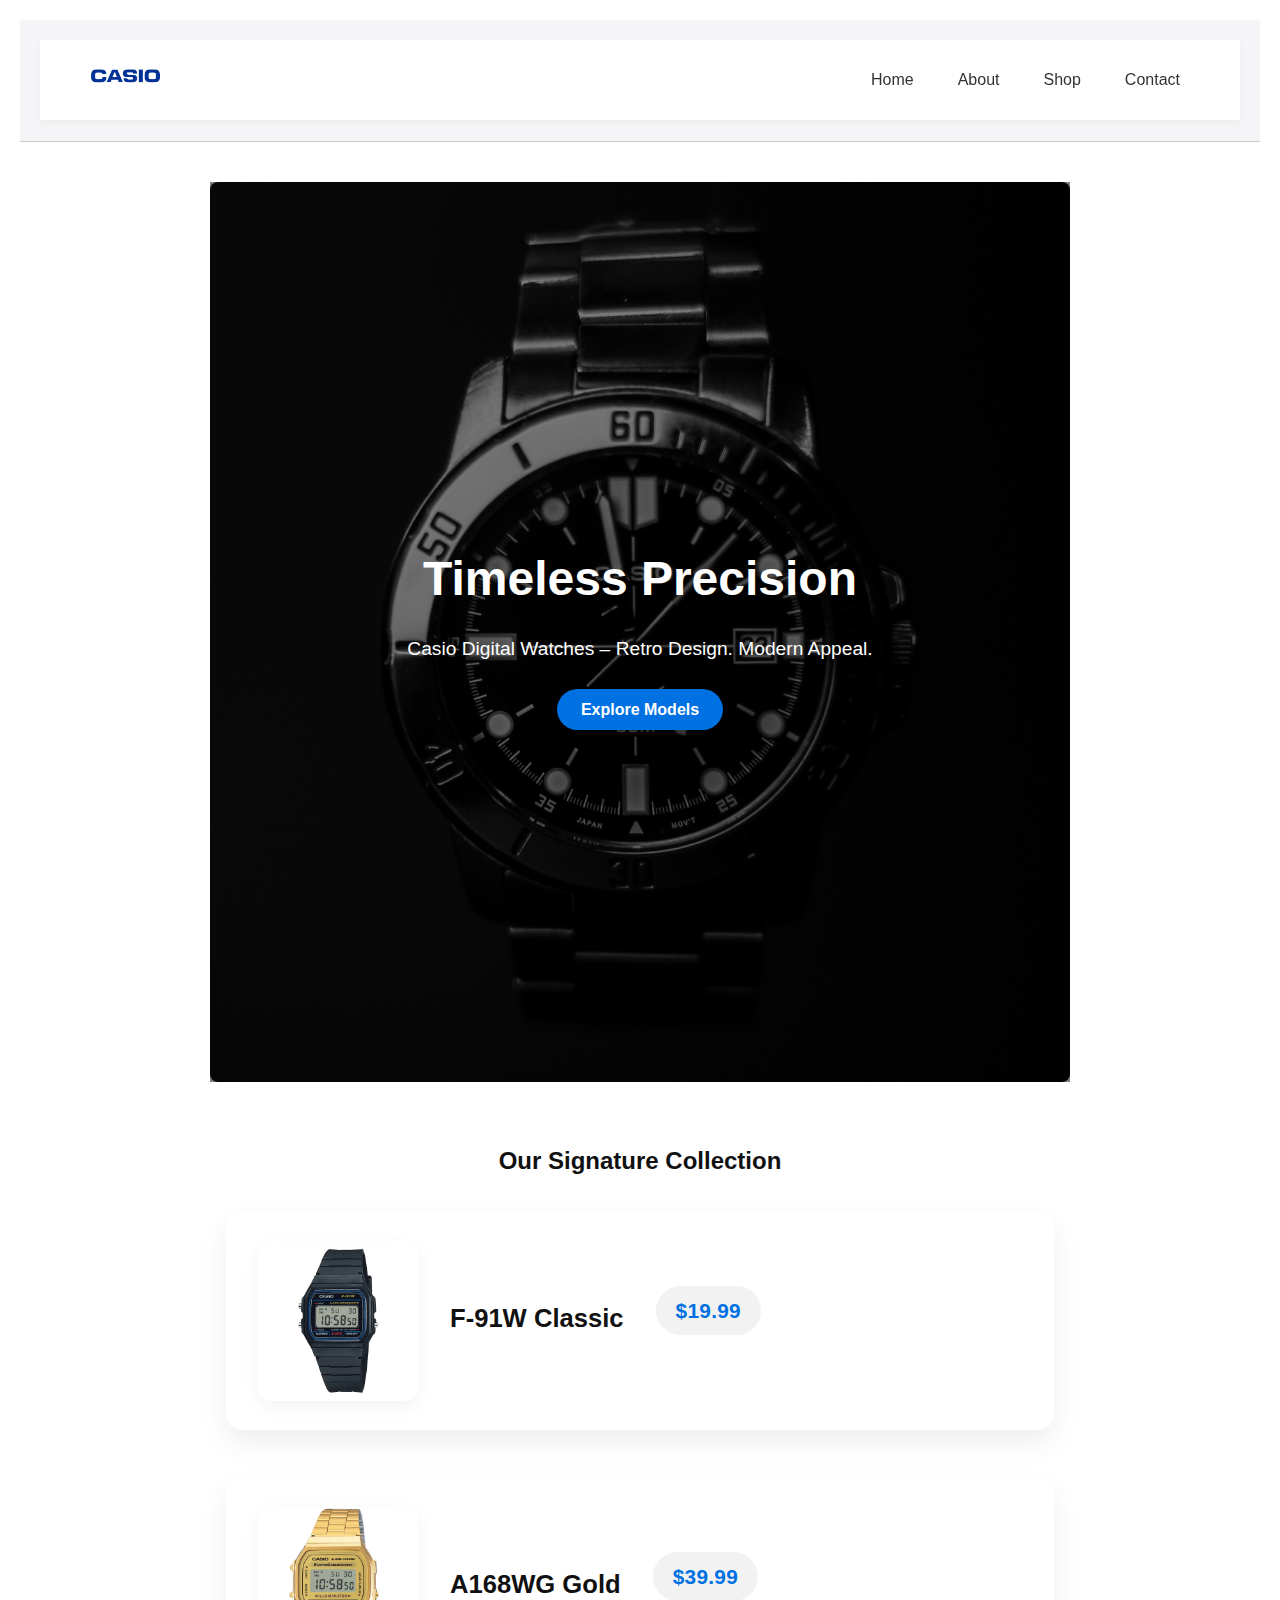
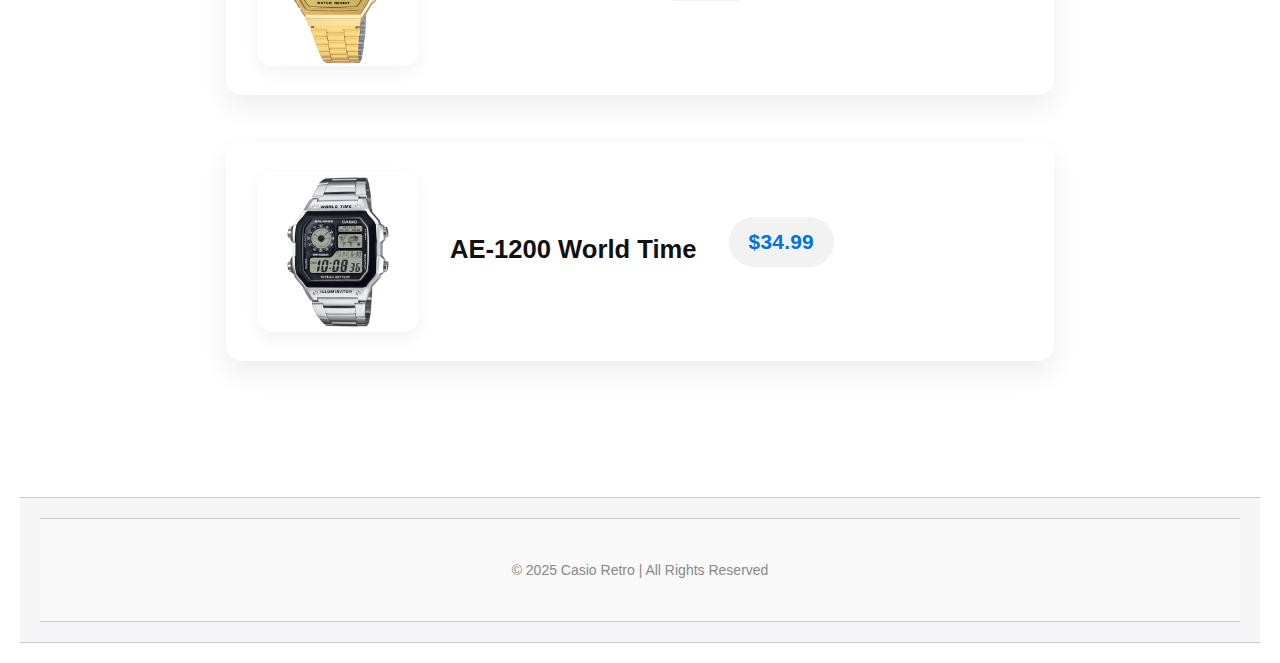
<file: Project/index.html>
<!-- index.html -->
<!DOCTYPE html>
<html lang="en">
<head>
    <meta charset="UTF-8">
    <meta name="viewport" content="width=device-width, initial-scale=1">
    <meta name="description" content="Casio">
    <meta name="robots" content="noindex, nofollow">
    <title>Casio Digital Watches</title>
    <link rel="stylesheet" href="css/style.css">
    <script src="js/header-footer.js" defer></script>
</head>
<body>
<header id="site-header"></header>

<main>
    <!-- I use hero for the first stuff which is the poster with text-->
    <section class="hero">
        <img src="./images/poster1.jpg" alt="Casio Watch Poster" class="hero-poster" />
        <div class="hero-content">
            <h1>Timeless Precision</h1>
            <p>Casio Digital Watches – Retro Design. Modern Appeal.</p>
            <a href="shop.html" class="btn">Explore Models</a>
        </div>
    </section>

    <!-- I use class to easy to in CSS-->
    <section class="featured-products">
        <h2>Our Signature Collection</h2>
        <div class="product-grid">

            <a href="product1.html" class="product-card">
                <img src="./images/f91w.jpg" alt="Casio F-91W" />
                <h3>F-91W Classic</h3>
                <p class="price">$19.99</p>
            </a>

            <a href="product2.html" class="product-card">
                <img src="./images/a168wg.jpg" alt="Casio A168WG" />
                <h3>A168WG Gold</h3>
                <p class="price">$39.99</p>
            </a>

            <a href="product3.html" class="product-card">
                <img src="./images/ae1200.jpg" alt="Casio AE-1200" />
                <h3>AE-1200 World Time</h3>
                <p class="price">$34.99</p>
            </a>
        </div>
    </section>

</main>
<!-- i use id in footer for do it in JS-->
<footer id="site-footer"></footer>
</body>
</html>
</file>
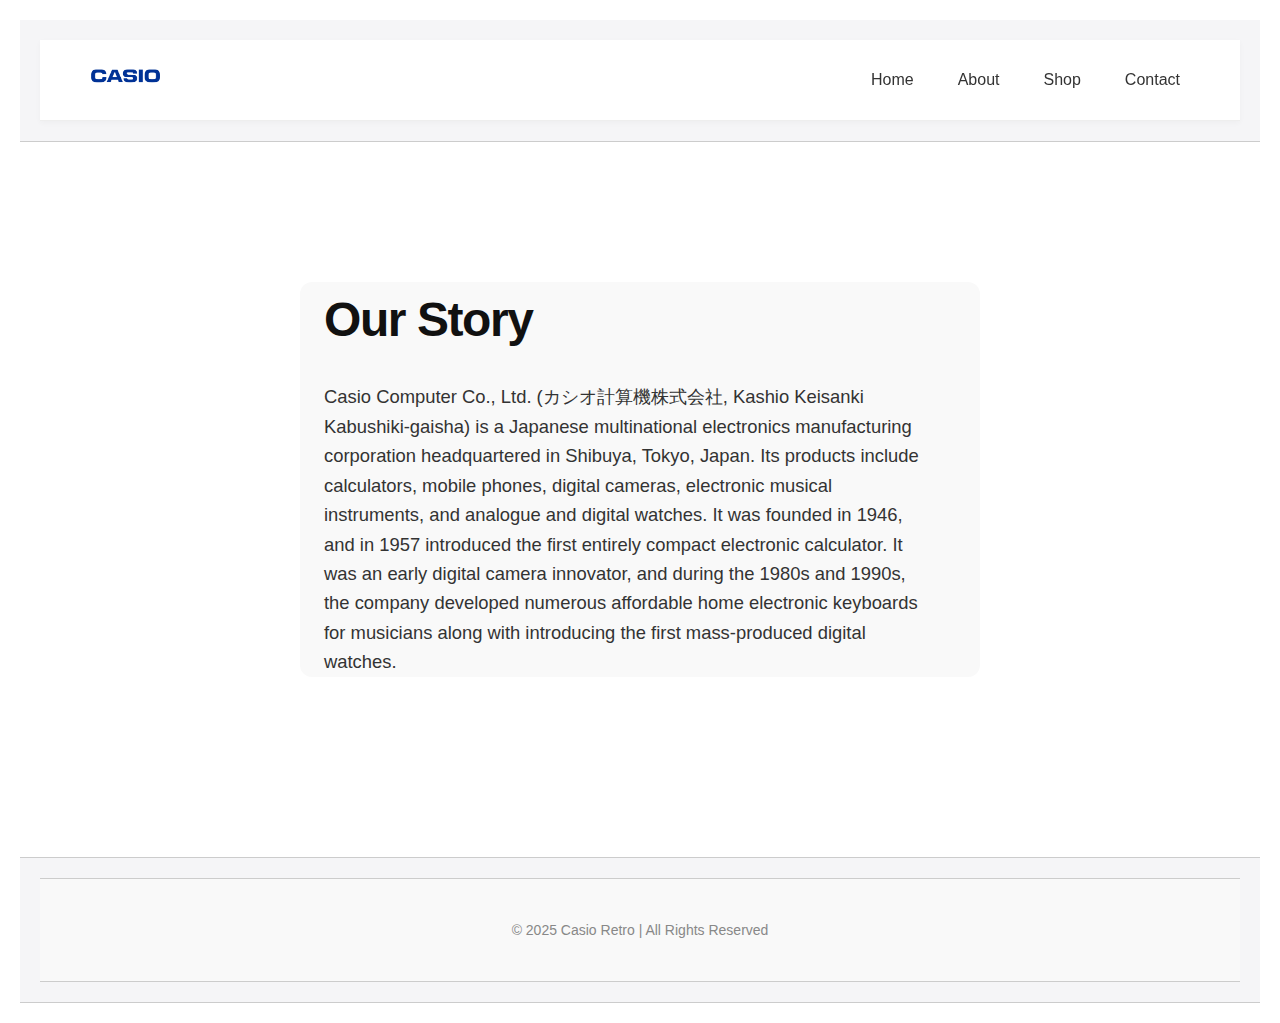
<file: Project/about.html>
<!DOCTYPE html>
<html lang="en">
<head>
    <meta charset="UTF-8">
    <meta name="viewport" content="width=device-width, initial-scale=1">
    <meta name="description" content="About Casio and its history.">
    <meta name="robots" content="noindex, nofollow">
    <title>About Casio</title>
    <link rel="stylesheet" href="css/style.css">
    <script src="js/header-footer.js" defer></script>
</head>
<body>

<!-- Global Header -->
<header id="site-header"></header>

<!-- Main Content -->
<main>
    <section class="about-content" aria-label="About Casio">
        <h1>Our Story</h1>
        <!-- i copy the text from Wikipidia-->
        <p>
            Casio Computer Co., Ltd. (カシオ計算機株式会社, Kashio Keisanki Kabushiki-gaisha) is a Japanese multinational electronics manufacturing corporation headquartered in Shibuya, Tokyo, Japan. Its products include calculators, mobile phones, digital cameras, electronic musical instruments, and analogue and digital watches. It was founded in 1946, and in 1957 introduced the first entirely compact electronic calculator. It was an early digital camera innovator, and during the 1980s and 1990s, the company developed numerous affordable home electronic keyboards for musicians along with introducing the first mass-produced digital watches.
        </p>
    </section>
</main>

<!-- Global Footer -->
<footer id="site-footer"></footer>

</body>
</html>
</file>
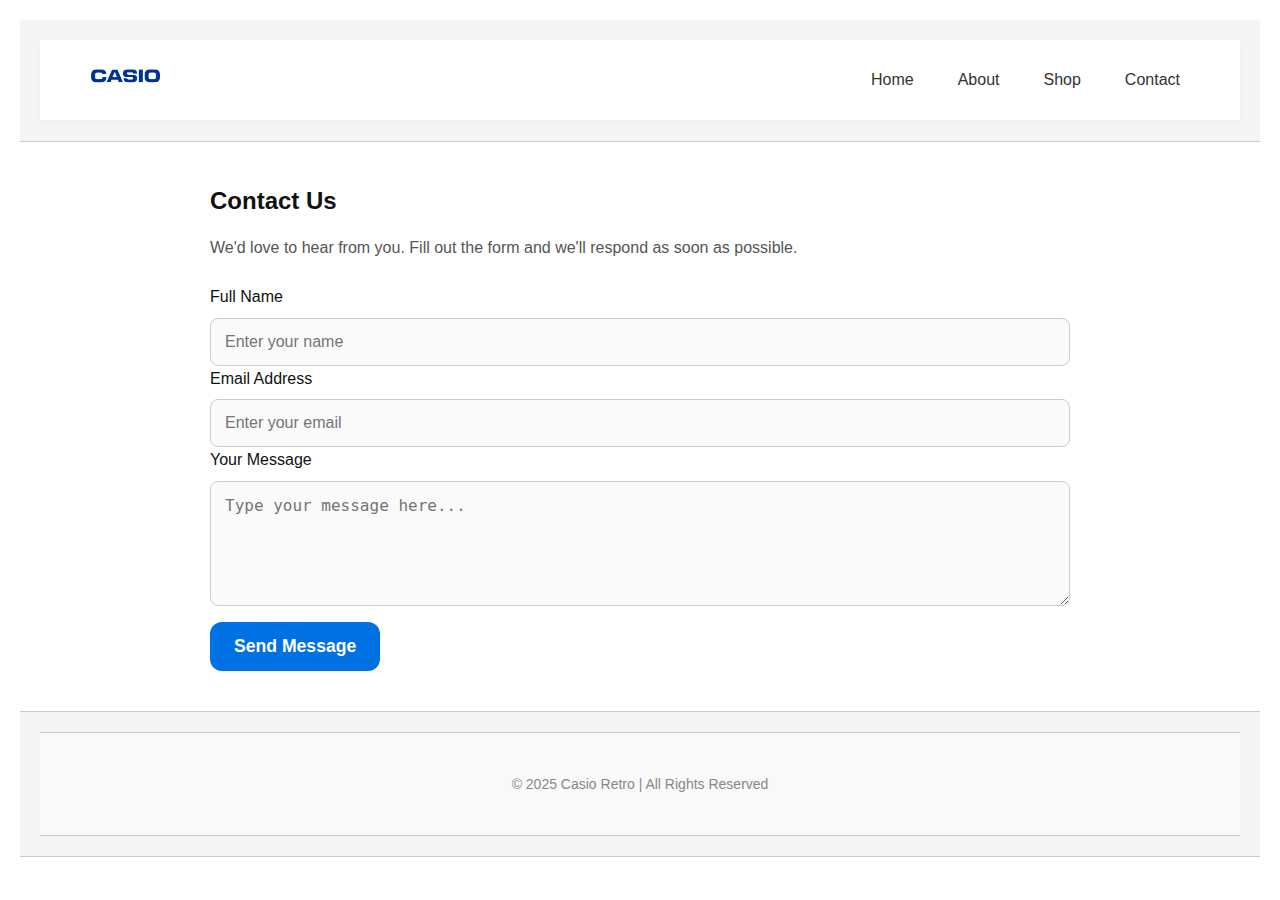
<file: Project/contact.html>
<!DOCTYPE html>
<html lang="en">
<head>
    <meta charset="UTF-8">
    <meta name="viewport" content="width=device-width, initial-scale=1.0">
    <meta name="description" content="Contact Casio Digital Watches">
    <meta name="robots" content="noindex, nofollow">
    <title>Contact Casio</title>
    <link rel="stylesheet" href="css/style.css">
    <script src="js/header-footer.js" defer></script>
</head>
<body>
<header id="site-header"></header>

<main>
    <section class="contact" aria-label="Contact form">
        <h2>Contact Us</h2>
        <p class="contact-intro">
            We'd love to hear from you. Fill out the form and we'll respond as soon as possible.
        </p>
        <!-- i use form group for easy to design it in css as it all the same style-->
        <form aria-label="Contact form">
            <div class="form-group">
                <label for="name">Full Name</label>
                <input
                        type="text" id="name" name="name" required autocomplete="name" placeholder="Enter your name">
            </div>

            <div class="form-group">
                <label for="email">Email Address</label>
                <input
                        type="email" id="email" name="email" required autocomplete="email"  placeholder="Enter your email">
            </div>

            <div class="form-group">
                <label for="message">Your Message</label>
                <textarea
                        id="message" name="message" rows="5" required placeholder="Type your message here..."></textarea>
            </div>

            <button type="submit">Send Message</button>
        </form>
    </section>
</main>

<footer id="site-footer"></footer>
</body>
</html>
</file>
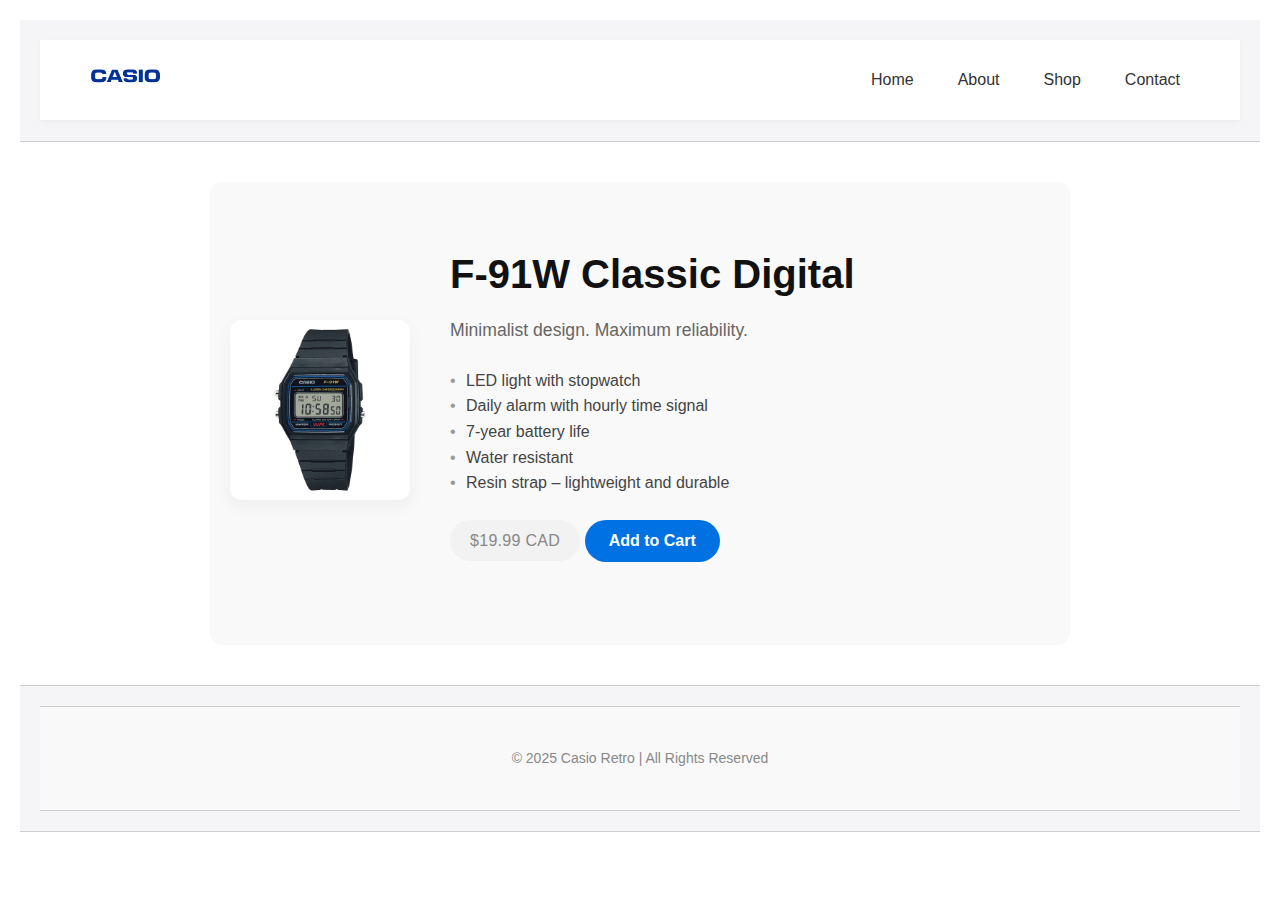
<file: Project/product1.html>
<!DOCTYPE html>
<html lang="en">
<head>
    <meta charset="UTF-8">
    <meta name="viewport" content="width=device-width, initial-scale=1.0">
    <meta name="description" content="Casio F-91W Digital Watch">
    <meta name="robots" content="noindex, nofollow">
    <title>Casio F-91W</title>
    <link rel="stylesheet" href="css/style.css">
    <script src="js/header-footer.js" defer></script>
</head>
<body>

<header id="site-header"></header>

<main>
    <section class="product-detail">
        <div class="product-image">
            <img src="images/f91w.jpg" alt="Casio F-91W">
        </div>

        <div class="product-info">
            <h1>F-91W Classic Digital</h1>
            <p class="tagline">Minimalist design. Maximum reliability.</p>

            <ul class="features">
                <li>LED light with stopwatch</li>
                <li>Daily alarm with hourly time signal</li>
                <li>7-year battery life</li>
                <li>Water resistant</li>
                <li>Resin strap – lightweight and durable</li>
            </ul>

            <p class="price">$19.99 CAD</p>

            <button class="btn">Add to Cart</button>
        </div>
    </section>
</main>

<footer id="site-footer"></footer>

</body>
</html>
</file>
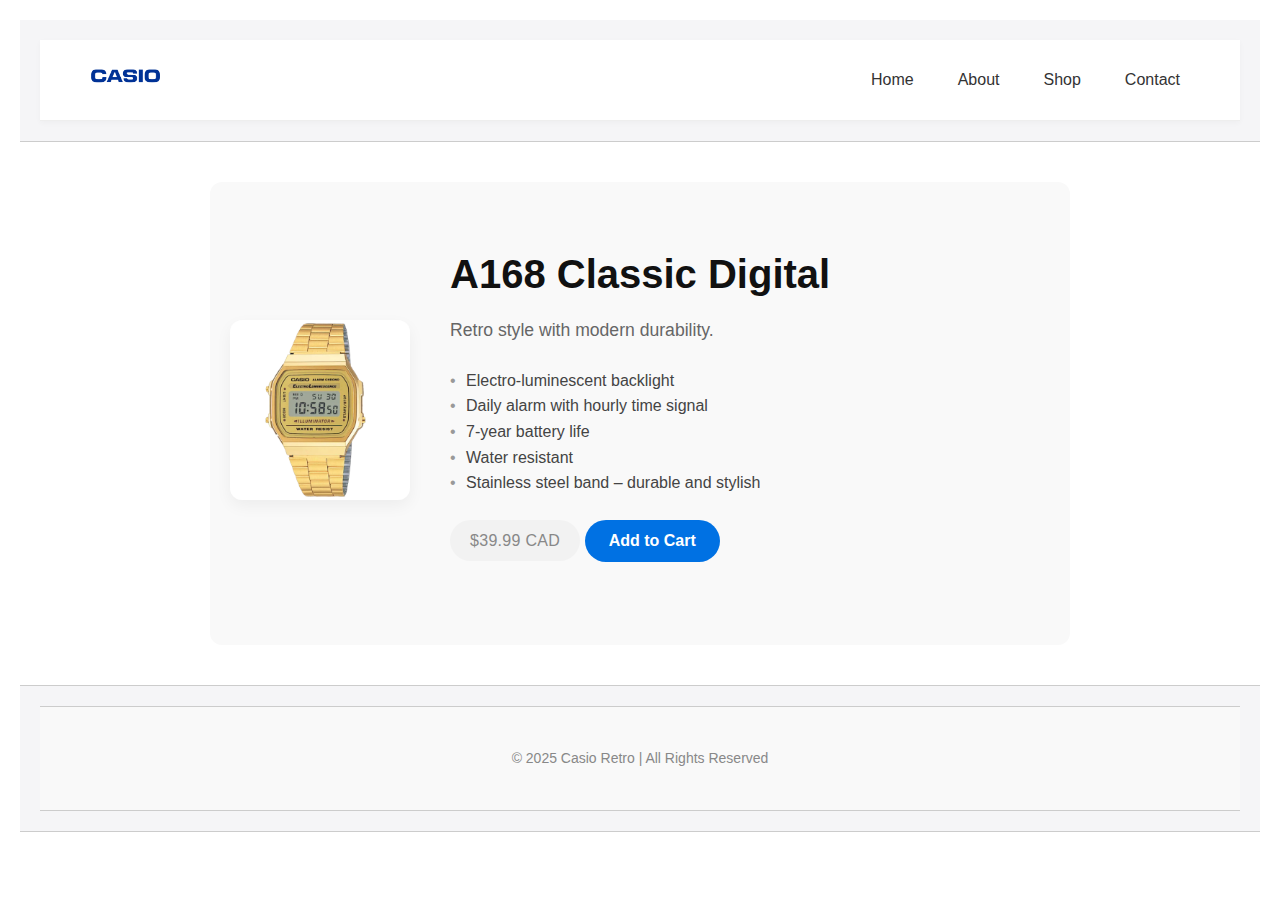
<file: Project/product2.html>
<!DOCTYPE html>
<html lang="en">
<head>
    <meta charset="UTF-8">
    <meta name="viewport" content="width=device-width, initial-scale=1.0">
    <meta name="description" content="Casio A168 Classic Digital Watch">
    <meta name="robots" content="noindex, nofollow">
    <title>Casio A168</title>
    <link rel="stylesheet" href="css/style.css">
    <script src="js/header-footer.js" defer></script>
</head>
<body>

<header id="site-header"></header>

<main>
    <section class="product-detail">
        <div class="product-image">
            <img src="images/a168wg.jpg" alt="Casio A168">
        </div>

        <div class="product-info">
            <h1>A168 Classic Digital</h1>
            <p class="tagline">Retro style with modern durability.</p>

            <ul class="features">
                <li>Electro-luminescent backlight</li>
                <li>Daily alarm with hourly time signal</li>
                <li>7-year battery life</li>
                <li>Water resistant</li>
                <li>Stainless steel band – durable and stylish</li>
            </ul>

            <p class="price">$39.99 CAD</p>

            <button class="btn">Add to Cart</button>
        </div>
    </section>
</main>

<footer id="site-footer"></footer>

</body>
</html>
</file>
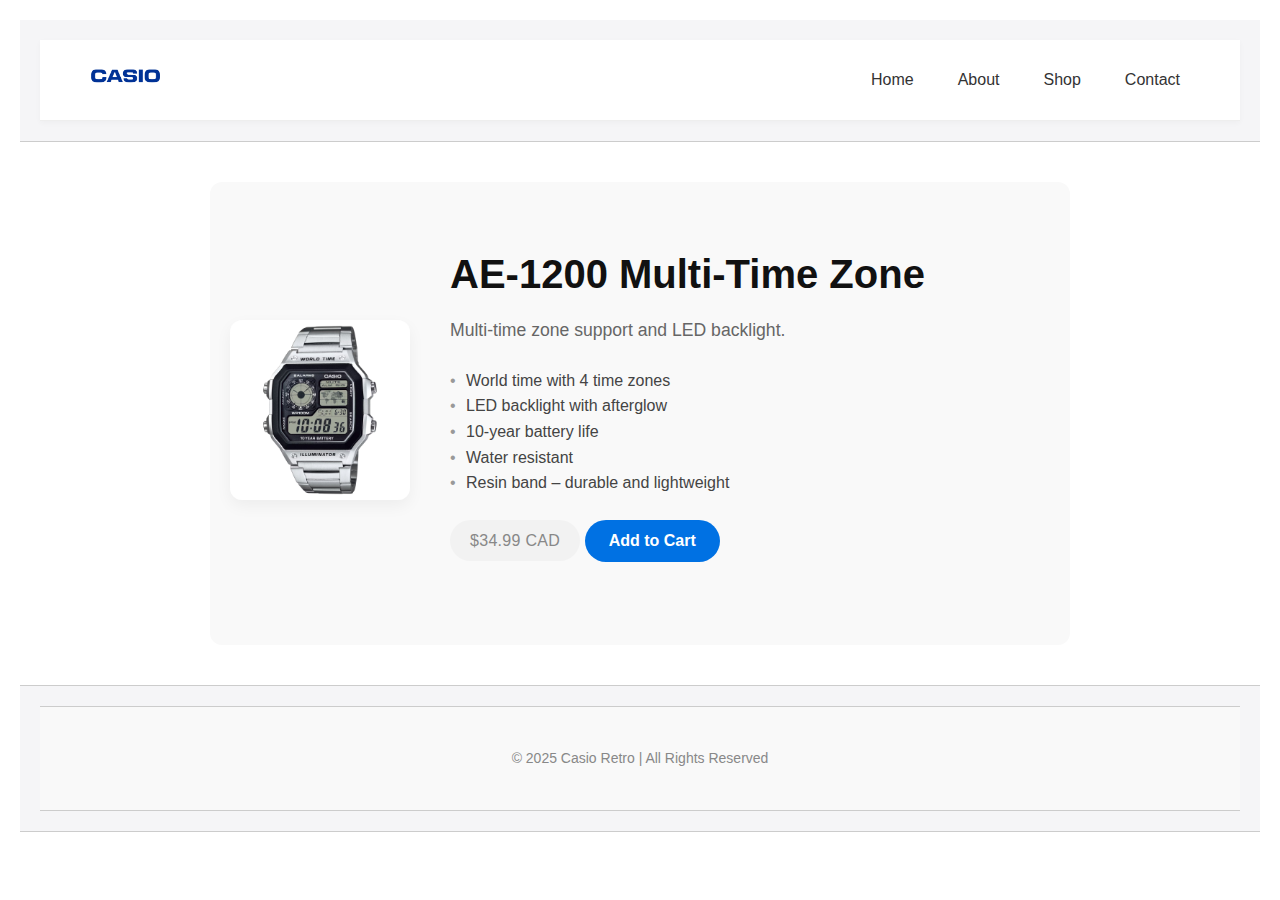
<file: Project/product3.html>
<!DOCTYPE html>
<html lang="en">
<head>
    <meta charset="UTF-8">
    <meta name="viewport" content="width=device-width, initial-scale=1.0">
    <meta name="description" content="Casio AE-1200 Digital Watch">
    <meta name="robots" content="noindex, nofollow">
    <title>Casio AE-1200</title>
    <link rel="stylesheet" href="css/style.css">
    <script src="js/header-footer.js" defer></script>
</head>
<body>

<header id="site-header"></header>

<main>
    <section class="product-detail">
        <div class="product-image">
            <img src="images/ae1200.jpg" alt="Casio AE-1200">
        </div>

        <div class="product-info">
            <h1>AE-1200 Multi-Time Zone</h1>
            <p class="tagline">Multi-time zone support and LED backlight.</p>

            <ul class="features">
                <li>World time with 4 time zones</li>
                <li>LED backlight with afterglow</li>
                <li>10-year battery life</li>
                <li>Water resistant</li>
                <li>Resin band – durable and lightweight</li>
            </ul>

            <p class="price">$34.99 CAD</p>

            <button class="btn">Add to Cart</button>
        </div>
    </section>
</main>

<footer id="site-footer"></footer>

</body>
</html>
</file>
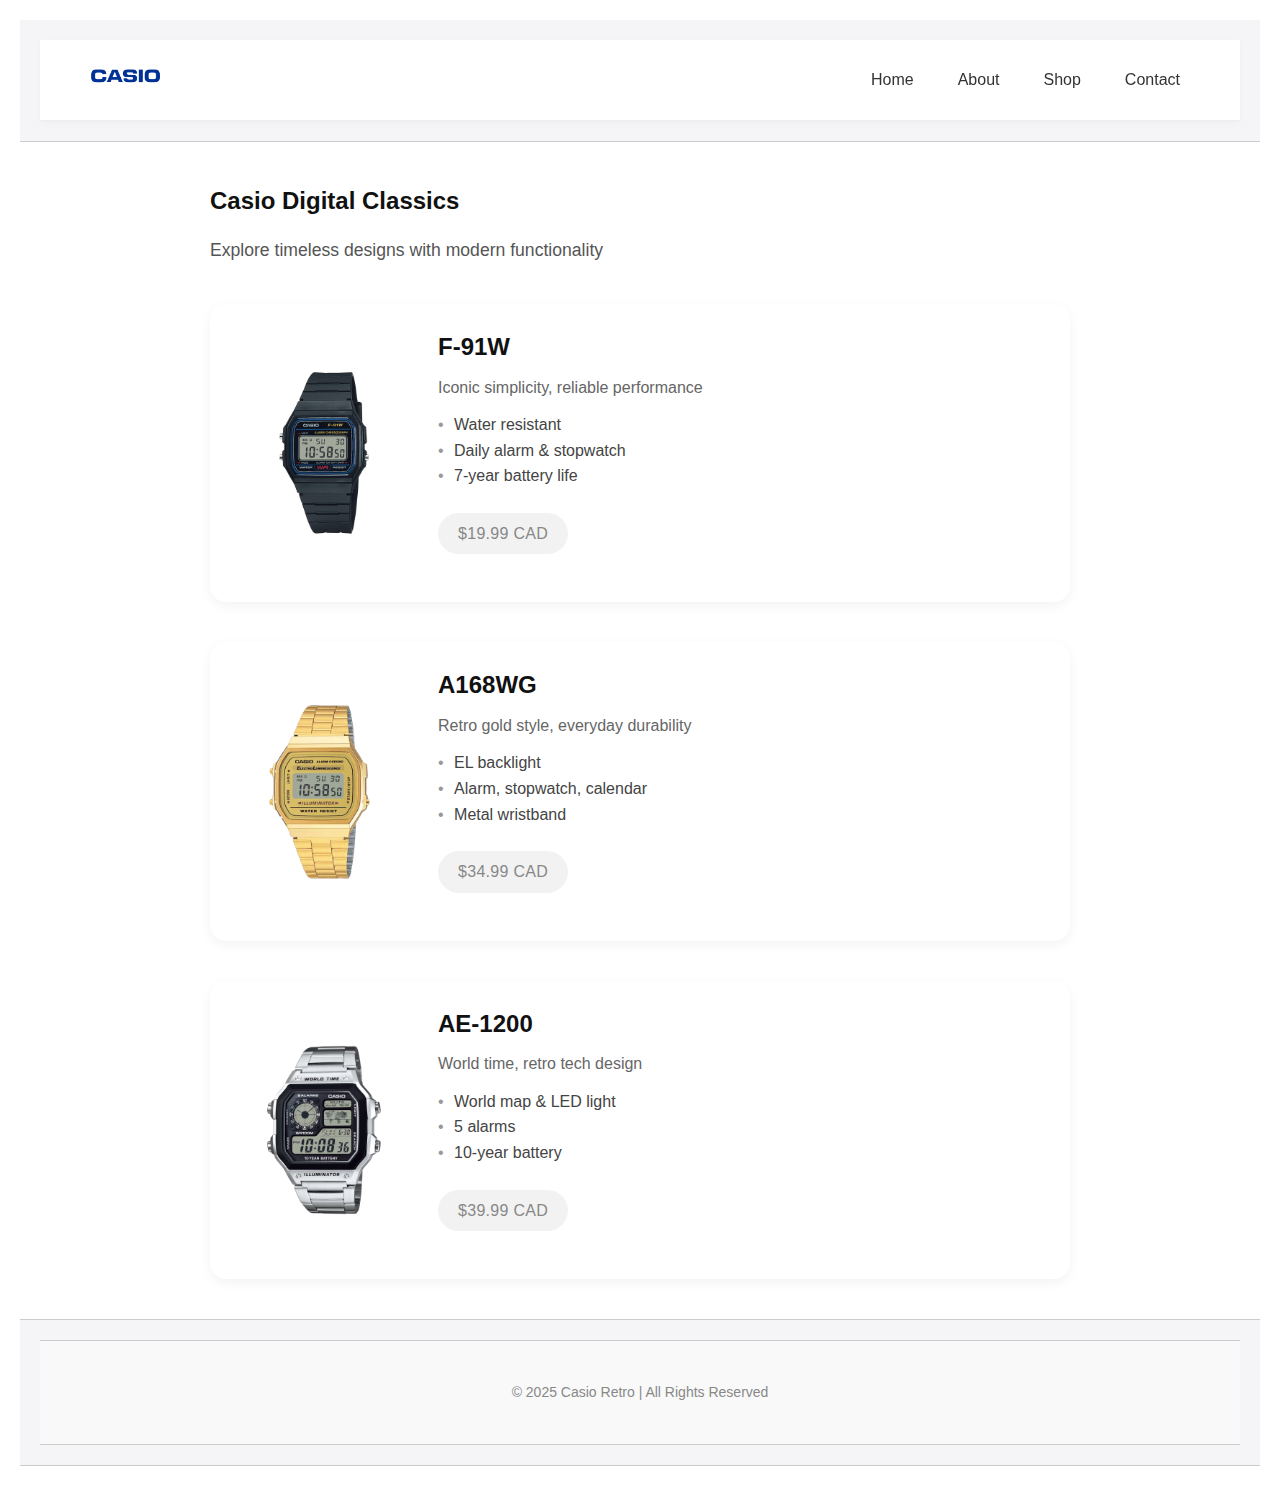
<file: Project/shop.html>
<!DOCTYPE html>
<html lang="en">
<head>
    <meta charset="UTF-8">
    <meta name="viewport" content="width=device-width, initial-scale=1.0">
    <meta name="description" content="Shop">
    <meta name="robots" content="noindex, nofollow">
    <title>Shop Casio</title>
    <link rel="stylesheet" href="css/style.css">
    <script src="js/header-footer.js" defer></script>
</head>
<body>
<header id="site-header"></header>
<!-- MAIN-->
<main>
    <section class="shop">
        <h2>Casio Digital Classics</h2>
        <p class="shop-subheading">Explore timeless designs with modern functionality</p>

        <div class="shop-grid landscape">
            <!-- Product 1 -->
            <a href="product1.html" class="shop-card horizontal">
                <img src="./images/f91w.jpg" alt="Casio F-91W" class="product-image" />
                <div class="shop-info">
                    <h3>F-91W</h3>
                    <p class="tagline">Iconic simplicity, reliable performance</p>
                    <ul class="features">
                        <li>Water resistant</li>
                        <li>Daily alarm & stopwatch</li>
                        <li>7-year battery life</li>
                    </ul>
                    <p class="price">$19.99 CAD</p>
                </div>
            </a>

            <!-- Product 2 -->
            <a href="product2.html" class="shop-card horizontal">
                <img src="./images/a168wg.jpg" alt="Casio A168WG" class="product-image" />
                <div class="shop-info">
                    <h3>A168WG</h3>
                    <p class="tagline">Retro gold style, everyday durability</p>
                    <ul class="features">
                        <li>EL backlight</li>
                        <li>Alarm, stopwatch, calendar</li>
                        <li>Metal wristband</li>
                    </ul>
                    <p class="price">$34.99 CAD</p>
                </div>
            </a>

            <!-- Product 3 -->
            <a href="product3.html" class="shop-card horizontal">
                <img src="./images/ae1200.jpg" alt="Casio AE-1200" class="product-image" />
                <div class="shop-info">
                    <h3>AE-1200</h3>
                    <p class="tagline">World time, retro tech design</p>
                    <ul class="features">
                        <li>World map & LED light</li>
                        <li>5 alarms</li>
                        <li>10-year battery</li>
                    </ul>
                    <p class="price">$39.99 CAD</p>
                </div>
            </a>
        </div>
    </section>
</main>
<footer id="site-footer"></footer>
</body>
</html>
</file>
<file: Project/css/style.css>
/* ========== BASE RESET & GLOBAL ========== */
* {
    margin: 0;
    padding: 0;
    box-sizing: border-box;
}

body {
    font-family: -apple-system, BlinkMacSystemFont, 'Segoe UI', Roboto, Helvetica, Arial, sans-serif;
    background-color: #ffffff;
    color: #111;
    line-height: 1.6;
    font-size: 16px;
    padding: 20px;
}

a {
    text-decoration: none;
    color: #0071e3;
}

h1, h2, h3 {
    margin-bottom: 1rem;
    font-weight: 600;
}

img {
    max-width: 100%;
    height: auto;
    border-radius: 8px;
}

main {
    max-width: 900px;
    margin: 0 auto;
    padding: 40px 20px;
}

/* ========== HEADER & FOOTER ========== */
header, footer {
    padding: 20px;
    text-align: center;
    background-color: #f5f5f7;
    border-bottom: 1px solid #ccc;
}

footer {
    border-top: 1px solid #ccc;
    font-size: 14px;
    color: #666;
}

/* --- Navigation --- */
.navbar {
    background-color: #ffffff;
    padding: 16px 30px;
    border-bottom: 1px solid #eee;
    position: sticky;
    top: 0;
    z-index: 1000;
    box-shadow: 0 2px 6px rgba(0, 0, 0, 0.03);
    transition: all 0.3s ease-in-out;
}

.navbar-container {
    display: flex;
    justify-content: space-between;
    align-items: center;
    max-width: 1100px;
    margin: 0 auto;
}

.nav-menu {
    display: flex;
    list-style: none;
    gap: 24px;
}

.nav-menu li a {
    font-weight: 500;
    color: #333;
    text-decoration: none;
    padding: 5px 10px;
    transition: color 0.2s ease-in-out;
}

.nav-menu li a:hover {
    color: #0071e3;
}

.logo img {
    height: 40px;
}

/* --- Footer --- */
.footer {
    background: #f9f9f9;
    padding: 40px 20px;
    text-align: center;
    font-size: 14px;
    color: #888;
}

/* ========== HOME PAGE ========== */
.hero {
    position: relative;
    height: 100vh;
    overflow: hidden;
    display: flex;
    align-items: center;
    justify-content: center;
    text-align: center;
    color: white;
    padding: 0 2rem;
}

.hero-poster {
    position: absolute;
    top: 0;
    left: 0;
    width: 100%;
    height: 100%;
    object-fit: cover;
    z-index: -2;
}

.hero::after {
    content: '';
    position: absolute;
    inset: 0;
    background: rgba(0,0,0,0.5);
    z-index: -1;
}

.hero-content {
    position: relative;
    z-index: 1;
    max-width: 700px;
}

.hero-content h1 {
    font-size: 3rem;
    margin-bottom: 1rem;
    font-weight: 600;
}

.hero-content p {
    font-size: 1.2rem;
    margin-bottom: 2rem;
}
/* Container for products: stacked with spacing */
.product-grid {
    display: flex;
    flex-direction: column;
    gap: 3rem;
    max-width: 900px;
    margin: 2rem auto 6rem;
    padding: 0 1rem;
}

/* Each product card styling */
.product-card {
    display: flex;
    align-items: center;
    gap: 2rem;
    padding: 1.8rem 2rem;
    background: #fff;
    border-radius: 16px;
    box-shadow: 0 12px 28px rgba(0,0,0,0.07);
    transition: box-shadow 0.3s ease, transform 0.3s ease;
    text-decoration: none;
    color: #111;
}

/* Hover effect for product cards */
.product-card:hover {
    box-shadow: 0 18px 48px rgba(0,0,0,0.12);
    transform: translateY(-5px);
}

/* Product image */
.product-card img {
    width: 160px;
    height: auto;
    border-radius: 14px;
    flex-shrink: 0;
    box-shadow: 0 6px 18px rgba(0,0,0,0.05);
}

/* Text content inside product card */
.product-card h3 {
    font-size: 1.6rem;
    font-weight: 700;
    margin-bottom: 0.3rem;
    color: #111;
}

.product-card .price {
    font-size: 1.3rem;
    font-weight: 600;
    color: #0071e3;
}

/* Responsive: stack on small screens */
@media (max-width: 720px) {
    .product-grid {
        gap: 2rem;
        padding: 0 1rem;
    }

    .product-card {
        flex-direction: column;
        text-align: center;
        padding: 1.5rem;
    }

    .product-card img {
        width: 100%;
        max-width: 280px;
        margin-bottom: 1rem;
        box-shadow: 0 8px 22px rgba(0,0,0,0.08);
    }
}


.btn {
    padding: 0.75rem 1.5rem;
    background: white;
    color: black;
    border-radius: 9999px;
    text-decoration: none;
    font-weight: 500;
    transition: background-color 0.3s ease;
}

.btn:hover {
    background-color: #ddd;
}

/* ========== SHOP PAGE (store.html) ========== */
.shop-subheading {
    margin-top: 10px;
    font-size: 1.1rem;
    color: #555;
    margin-bottom: 40px;
}

.shop-grid.landscape {
    display: flex;
    flex-direction: column;
    gap: 40px;
}

.shop-card.horizontal {
    display: flex;
    gap: 24px;
    align-items: center;
    background: #ffffff;
    padding: 24px;
    border-radius: 16px;
    box-shadow: 0 4px 12px rgba(0, 0, 0, 0.05);
    transition: transform 0.3s ease, box-shadow 0.3s ease;
}

.shop-card.horizontal:hover {
    transform: translateY(-4px);
    box-shadow: 0 6px 18px rgba(0, 0, 0, 0.08);
}

.product-image {
    width: 180px;
    border-radius: 12px;
}

.shop-info {
    flex: 1;
}

.shop-info h3 {
    font-size: 1.5rem;
    margin-bottom: 0.5rem;
    color: #111;
}

.tagline {
    font-size: 1rem;
    color: #666;
    margin-bottom: 12px;
}

.features {
    list-style: none;
    padding: 0;
    font-size: 0.95rem;
    color: #444;
    line-height: 1.6;
    margin-bottom: 10px;
}

.features li::before {
    content: "• ";
    color: #999;
    margin-right: 6px;
}

.price {
    font-weight: 600;
    font-size: 1.1rem;
    color: #111;
}


/* Optional price styling */
.price {
    font-size: 1rem;
    color: #888;
    margin-top: 8px;
    font-weight: 500;
}


/* ========== PRODUCT PAGES (product1,2,3) ========== */
.featured-products {
    margin-top: 60px;
    text-align: center;
}

.product-detail {
    display: flex;
    flex-wrap: wrap;
    align-items: center;
    gap: 40px;
    background: #f9f9f9;
    padding: 60px 20px;
    border-radius: 12px;
}

.product-image img {
    width: 100%;
    max-width: 400px;
    border-radius: 12px;
    box-shadow: 0 6px 16px rgba(0,0,0,0.05);
}

.product-info {
    flex: 1;
    max-width: 480px;
}

.product-info h1 {
    font-size: 2.5rem;
    font-weight: 700;
    margin-bottom: 10px;
    color: #111;
}

.product-info .tagline {
    font-size: 1.1rem;
    color: #666;
    margin-bottom: 24px;
}

.features {
    list-style: none;
    padding: 0;
    font-size: 1rem;
    color: #444;
    margin-bottom: 20px;
    line-height: 1.6;
}

.features li::before {
    content: "• ";
    margin-right: 6px;
    color: #999;
}

.price {
    font-size: 1.5rem;
    font-weight: 600;
    background: #f2f2f2;
    padding: 8px 20px;
    border-radius: 999px;
    display: inline-block;
    margin-bottom: 24px;
}

.btn {
    padding: 12px 24px;
    background: #0071e3;
    color: #fff;
    border: none;
    border-radius: 9999px;
    font-size: 1rem;
    font-weight: 600;
    cursor: pointer;
    transition: background-color 0.3s ease;
}

.btn:hover {
    background: #005bb5;
}

@media (max-width: 720px) {
    .product-detail {
        flex-direction: column;
    }

    .product-info h1 {
        font-size: 2rem;
    }
}


.price {
    font-size: 1rem;
    font-weight: 400;
    color: #888;
    margin-top: 4px;
    letter-spacing: 0.3px;
}

button {
    background: #0071e3;
    color: #fff;
    padding: 10px 20px;
    border: none;
    border-radius: 20px;
    cursor: pointer;
    transition: background 0.3s ease;
}

button:hover {
    background: #005bb5;
}

/* ========== CONTACT PAGE ========== */
.contact-intro {
    font-size: 1rem;
    color: #555;
    margin-bottom: 24px;
    line-height: 1.5;
}

.form-group {
    display: flex;
    flex-direction: column;
    gap: 8px;
}

input[type="text"],
input[type="email"],
textarea {
    font-size: 1rem;
    padding: 14px;
    border: 1px solid #ccc;
    border-radius: 8px;
    background: #fafafa;
    color: #111;
    transition: border-color 0.3s ease;
}

input:focus,
textarea:focus {
    outline: none;
    border-color: #0071e3;
    box-shadow: 0 0 0 3px rgba(0, 113, 227, 0.3);
    background-color: #fff;
}

button[type="submit"] {
    margin-top: 16px;
    background: #0071e3;
    color: white;
    border: none;
    padding: 14px 24px;
    border-radius: 12px;
    font-size: 1.1rem;
    font-weight: 600;
    cursor: pointer;
    transition: background 0.3s ease, box-shadow 0.3s ease;
}

button[type="submit"]:hover {
    background: #005bb5;
    box-shadow: 0 8px 16px rgba(0, 91, 181, 0.3);
}


/* ========== ABOUT PAGE ========== */
.about-content {
    max-width: 680px;
    margin: 100px auto 140px;
    padding: 0 24px;
    background: #f9f9f9;
    border-radius: 12px;
}

.about-content h1 {
    font-weight: 700;
    font-size: 3rem;
    color: #111;
    margin-bottom: 24px;
    letter-spacing: -0.03em;
}

.about-content p {
    font-weight: 400;
    font-size: 1.15rem;
    line-height: 1.6;
    color: #333;
    max-width: 600px;
}

/* ========== RESPONSIVE BREAKPOINTS ========== */
@media (max-width: 600px) {
    nav ul {
        flex-direction: column;
        gap: 10px;
    }

    .hero {
        padding: 40px 10px;
    }

    .grid {
        grid-template-columns: 1fr;
    }
}

@media (max-width: 520px) {
    .contact {
        margin: 40px 16px 80px;
        padding: 0 16px;
    }
}
</file>
